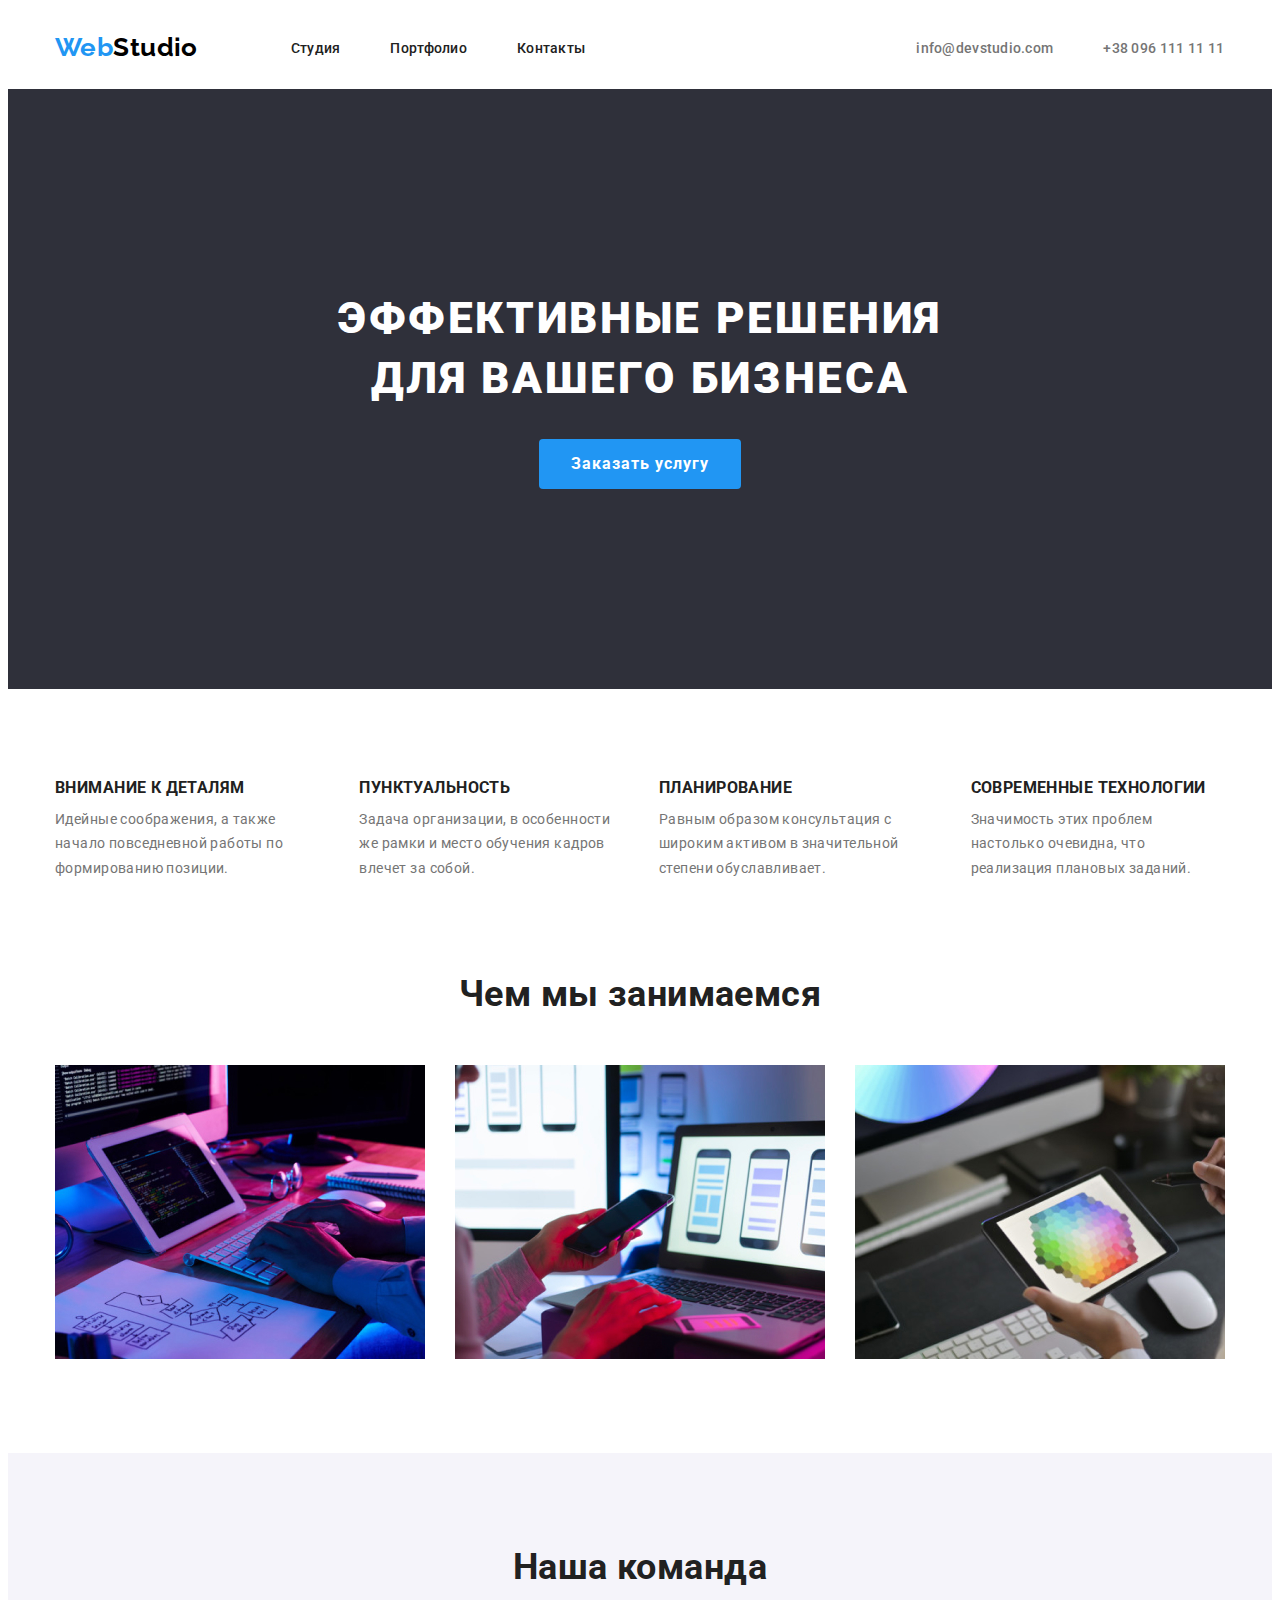
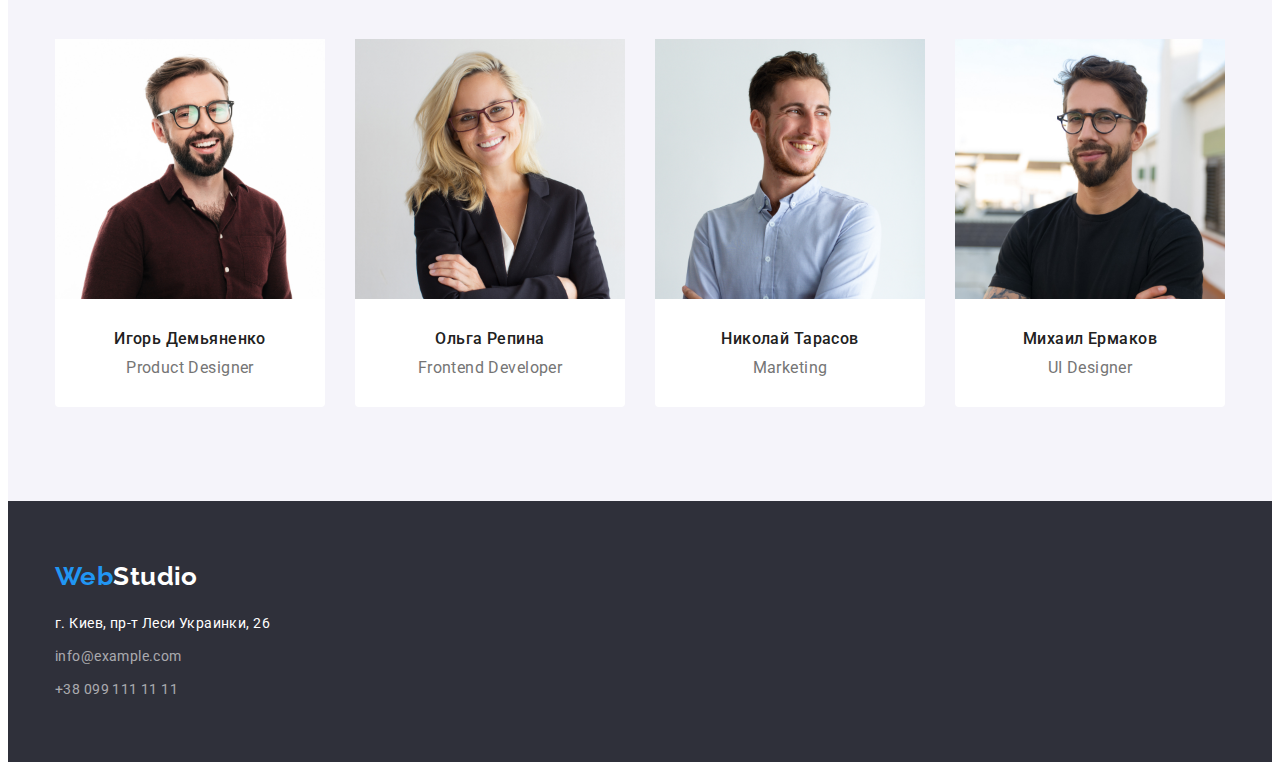
<file: index.html>
<!DOCTYPE html>
<html lang="ru">
<head>
    <link rel="stylesheet" href="https://cdnjs.cloudflare.com/ajax/libs/modern-normalize/1.0.0/modern-normalize.min.css"
      integrity="sha512-ISS7cAi1PEhQ8jnbJpJZMd29NlhNj4AWYyLOSp2CE/CsHxTCu+r+t0D2yoJudVrd0/8fTVPUVDzY5Tvli75u/g=="
      crossorigin="anonymous" />
    <meta charset="UTF-8">
    <meta name="viewport" content="width=device-width, initial-scale=1.0">
    <title>Документ</title>
    <link rel="preconnect" href="https://fonts.gstatic.com">
    <link rel="preconnect" href="https://fonts.gstatic.com">
    <link rel="preconnect" href="https://fonts.gstatic.com">
    <link href="https://fonts.googleapis.com/css2?family=Raleway:wght@700&family=Roboto:wght@400;500;700;900&display=swap"
      rel="stylesheet">
    <link rel="stylesheet" href="./css/style.css">
  </head>
<body>
   <header class="header">
    <div class="container">
    <nav class="nav">
      <a class="logo" href="./index.html"><span class="logo-part-one">Web</span><span class="logo-part-two difference">Studio</span></a>
      <ul class="site-nav">
            <li class="item"><a class="nav-link current" href="./index.html">Студия</a></li>
            <li class="item"><a class="nav-link" href="./portfolio.html">Портфолио</a></li>
            <li class="item"><a class="nav-link" href="">Контакты</a></li>
        </ul>
        </nav>
        <ul class="adress-container">
            <li class="adress"><a class="adress difference" href="mailto:info@devstudio.com">info@devstudio.com</a></li>
            <li class="adress"><a class="adress difference" href="tel:+380991111111">+38 096 111 11 11</a></li>
        </ul>
        </div>
   </header> 
   
   <!-- Hero -->
   <main>
       <section class="hero">
        <div class="container">
           <h1 class="hero-title">Эффективные решения для вашего бизнеса</h1>
   <!-- button --> 
           <button class="button">Заказать услугу</button>
       </div>
          </section>
   <!-- Advantages -->
        <section class="advantages-section">
          <div class="container">
               <ul class="advantages">
                   <li class="item">
                     <h2 class="visually-hidden"></h2>
                    <h3 class="advantages-title">Внимание к деталям</h3>
                      <p class="advantages-text">
                        Идейные соображения, а также начало повседневной работы по формированию позиции.
                      </p>
                   </li>
                   <li class="item">
                    <h3 class="advantages-title">Пунктуальность</h3>
                      <p class="advantages-text">
                        Задача организации, в особенности же рамки и место обучения кадров влечет за собой.                      
                      </p>
                   </li>
                    <li class="item">
                      <h3 class="advantages-title">Планирование</h3>
                        <p class="advantages-text">
                         Равным образом консультация с широким активом в значительной степени обуславливает.
                        </p>
                    </li>
                    <li class="item">
                      <h3 class="advantages-title">Современные технологии</h3>
                        <p class="advantages-text">
                          Значимость этих проблем настолько очевидна, что реализация плановых заданий.
                        </p>
                    </li>
               </ul>
              </div>
        </section>
  <!-- What we do -->
        <section class="features-container">
          <div class="container">
            <h2 class="features-title">Чем мы занимаемся</h2>
             <ul class="features-list">
                 <li class="features-photos">
                     <a href="">
                     <img src="images/img.jpg"
                     alt="laptop on the desk" width="370"/>
                    </a>
                 </li>
                 <li class="features-photos">
                     <a href="">
                     <img src="images/img-2.jpg"
                     alt="a mobile phone in hand" width="370"/>
                    </a>
                 </li>
                 <li class="features-photos">
                     <a href="">
                     <img src="images/img-3.jpg"
                    alt="a tablet in hand" width="370"/>
                    </a>
                 </li>
             </ul>
            </div>
        </section>
 <!-- Our team -->
        <section class="team">
          <div class="container">
            <h2 class="team-title">Наша команда</h2>
              <ul class="team-list">
                  <li class="team-photos">
                    <a href=""><img src="images/img-4.jpg" alt="фото Игоря Демьяненко" width="270"/></a>
                       <div class="caption"><h3 class="team-names">Игорь Демьяненко</h3>
                       <p class="position">Product Designer</p></div>
                  </li>
                  <li class="team-photos">
                    <a href="">
                        <img src="images/img-5.jpg"
                       alt="фото Ольги Репиной" width="270"/>
                    </a>
                    <div class="caption">
                       <h3 class="team-names">Ольга Репина</h3>
                       <p class="position">Frontend Developer</p>
                      </div>
                  </li>
                  <li class="team-photos">
                    <a href="">
                        <img src="images/img-6.jpg"
                        alt="фото Николая Тарасова" width="270"/>
                     </a>
                     <div class="caption">
                       <h3 class="team-names">Николай Тарасов</h3>
                       <p class="position">Marketing</p>
                      </div>
                  </li>
                  <li class="team-photos">
                    <a href="">
                        <img src="images/img-7.jpg"
                        alt="фото Михаила Ермакова" width="270"/>
                    </a>
                    <div class="caption">
                        <h3 class="team-names">Михаил Ермаков</h3>
                        <p class="position">UI Designer</p>
                        </div>
                 </li>
              </ul>
              </div>
        </section>
   </main>
   <footer class="footer">
   <div class="container"> 
     
          <a class="logo-footer" href="./index.html"><span class="logo-part-one-footer">Web</span><span class="logo-part-two-footer difference">Studio</span></a>
     <address class="adress-footer">г. Киев, пр-т Леси Украинки, 26 <br /></address>
     <ul class="footer-list">   
          <li class="adress-bottom"><a class="contacts-footer difference" href="mailto:info@example.com">info@example.com</a> <br /></li>
          <li class="adress-bottom"><a class="contacts-footer difference" href="tel:+380991111111">+38 099 111 11 11</a></li>
     </ul>
        </div>
       
   </footer>
</body>
</html>
</file>
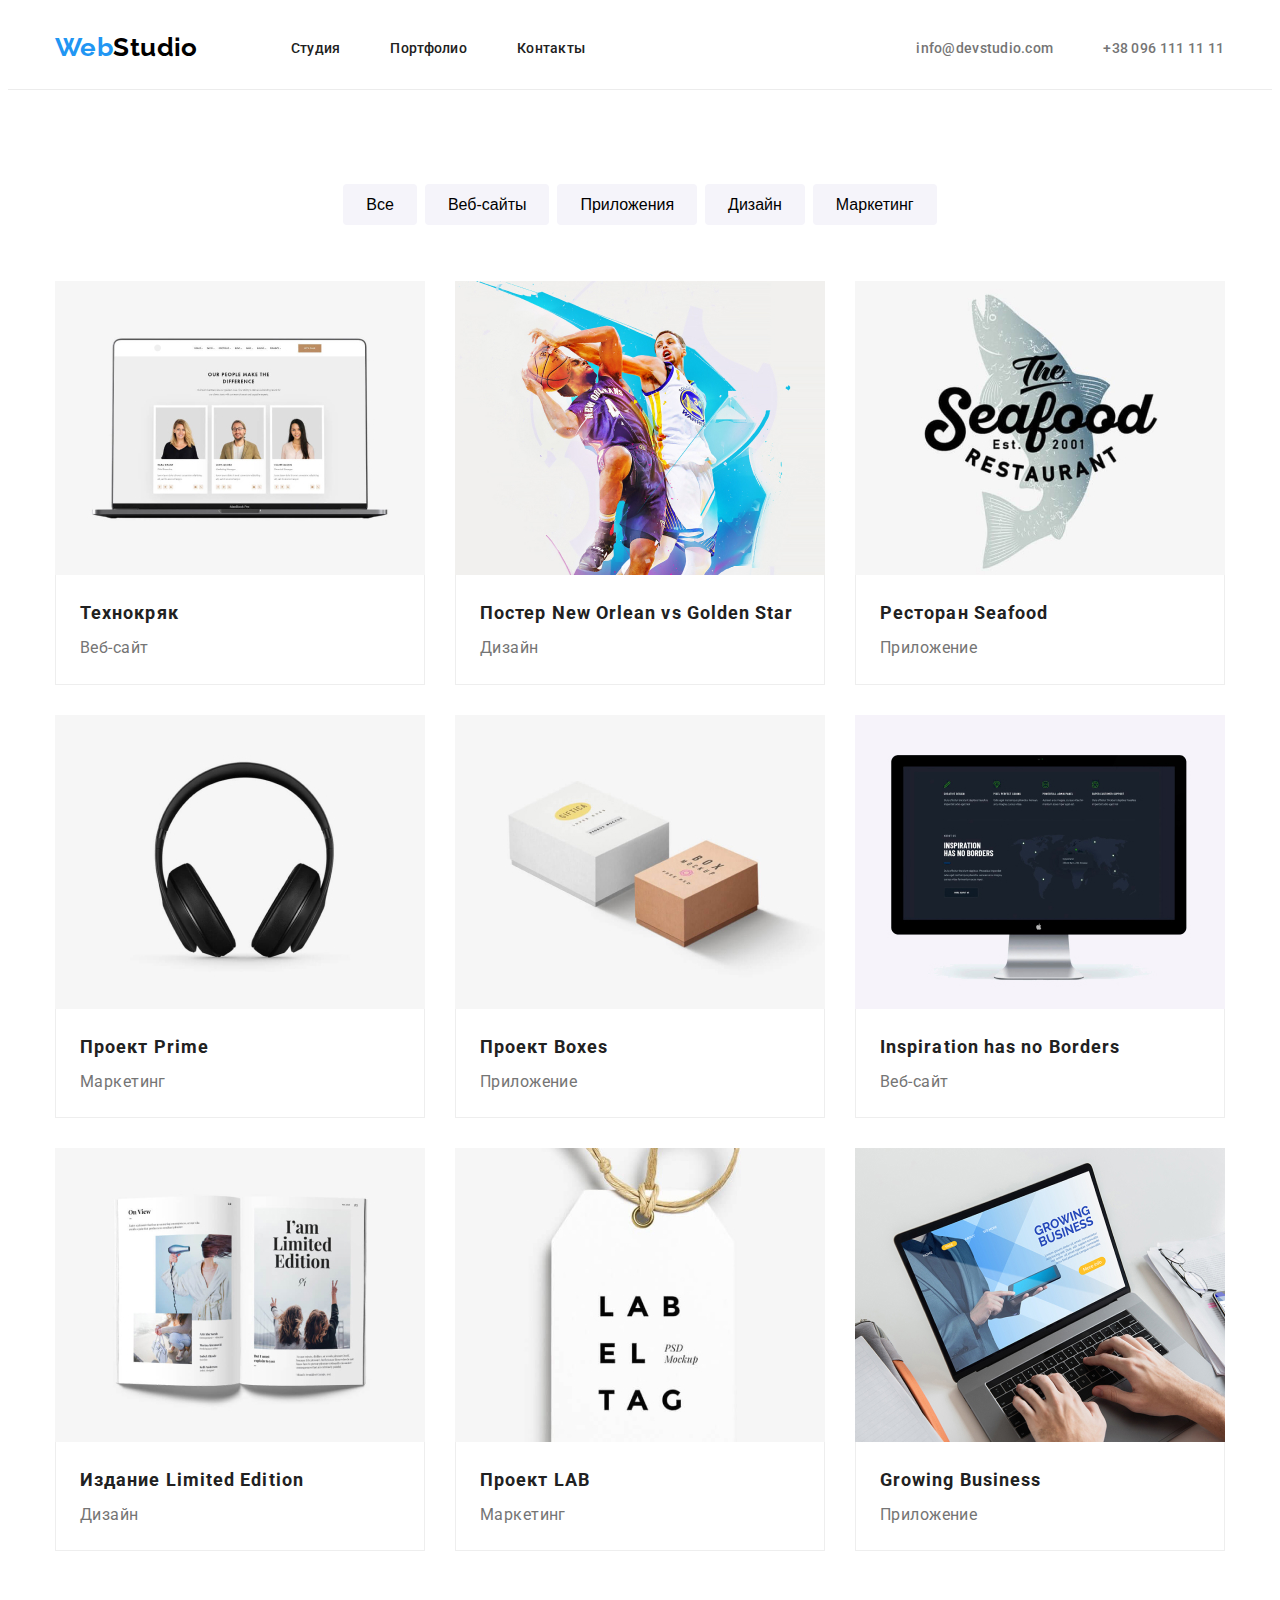
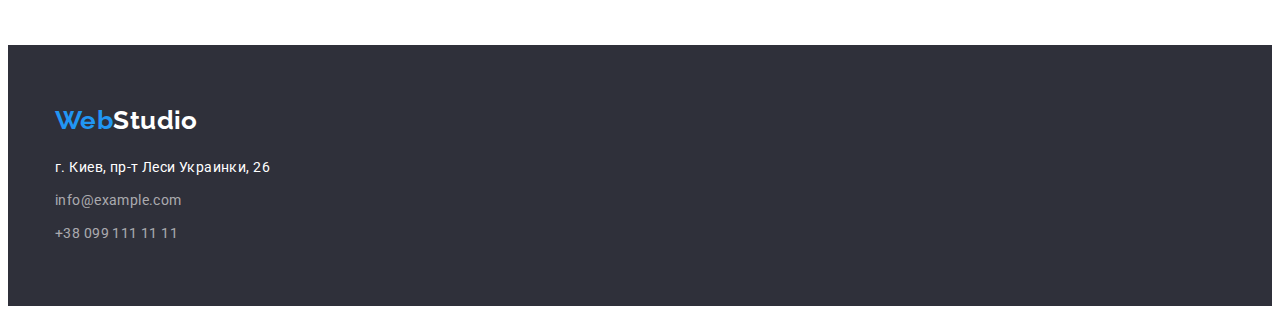
<file: portfolio.html>
<!DOCTYPE html>
<html lang="ru">

<head>
    <link rel="stylesheet" href="https://cdnjs.cloudflare.com/ajax/libs/modern-normalize/1.0.0/modern-normalize.min.css"
        integrity="sha512-ISS7cAi1PEhQ8jnbJpJZMd29NlhNj4AWYyLOSp2CE/CsHxTCu+r+t0D2yoJudVrd0/8fTVPUVDzY5Tvli75u/g=="
        crossorigin="anonymous" />
    <meta charset="UTF-8">
    <meta name="viewport" content="width=device-width, initial-scale=1.0">
    <title>Портфолио</title>
    <link rel="preconnect" href="https://fonts.gstatic.com">
    <link href="https://fonts.googleapis.com/css2?family=Raleway:wght@700&family=Roboto:wght@400;500;700;900&display=swap"
    rel="stylesheet">
    <link rel="stylesheet" href="./css/style.css">
</head>
<body>
<header class="header header-portfolio">
    <div class="container">
    <nav class="nav">
        <a class="logo" href="./index.html"><span class="logo-part-one">Web</span><span
                class="logo-part-two difference">Studio</span></a>
        <ul class="site-nav">
            <li class="item"><a class="nav-link" href="./index.html">Студия</a></li>
            <li class="item"><a class="nav-link current" href="./portfolio.html">Портфолио</a></li>
            <li class="item"><a class="nav-link" href="">Контакты</a></li>
        </ul>
    </nav>
    <ul class="adress-container">
        <li class="adress"><a class="adress difference" href="mailto:info@devstudio.com">info@devstudio.com</a></li>
        <li class="adress"><a class="adress difference" href="tel:+380991111111">+38 096 111 11 11</a></li>
    </ul>
    </div>
</header>
<main>
    <section class="portfolio-section">
        <div class="container">
        <h1 class="visually-hidden"></h1>
        <div class="buttons-container">
          <ul class="buttons">
            <li class="item"><button type="button" class="button-portfolio">Все</button></li>
            <li class="item"><button type="button" class="button-portfolio">Веб-сайты</button></li>
            <li class="item"><button type="button" class="button-portfolio">Приложения</button></li>
            <li class="item"><button type="button" class="button-portfolio">Дизайн</button></li>
            <li class="item"><button type="button" class="button-portfolio">Маркетинг</button></li>
           </ul>
        </div>
            <ul class="portfolio-photos">
                <li class="portfolio-list">
                    <a href="">
                    <img src="images/img-8.jpg" alt="фото макбука" width="370" />
                    </a>
                    <div class="fortfolio-set">
                    <h3 class="portfolio-title">Технокряк</h3>
                    <p class="portfolio-text">Веб-сайт</p>
                    </div>
                </li>
                <li class="portfolio-list">
                    <a href="">
                    <img src="images/img-9.jpg" alt="фото двух спортсменов" width="370" />
                    </a>
                    <div class="fortfolio-set">
                      <h3 class="portfolio-title">Постер New Orlean vs Golden Star</h3>
                      <p class="portfolio-text">Дизайн</p>
                    </div>
                </li>
                <li class="portfolio-list">
                    <a href="">
                    <img src="images/img-10.jpg" alt="постер ресторана Seafood" width="370" />
                    </a>
                    <div class="fortfolio-set">
                    <h3 class="portfolio-title">Ресторан Seafood</h3>
                    <p class="portfolio-text">Приложение</p>
                </div>
                </li>
                <li class="portfolio-list">
                    <a href="">
                    <img src="images/img-11.jpg" alt="фото наушников" width="370" />
                    </a>
                    <div class="fortfolio-set">
                    <h3 class="portfolio-title">Проект Prime</h3>
                    <p class="portfolio-text">Маркетинг</p>
                </div>
                </li>
                <li class="portfolio-list">
                    <a href="">
                    <img src="images/img-12.jpg" alt="фото коробок" width="370" />
                    </a>
                    <div class="fortfolio-set">
                    <h3 class="portfolio-title">Проект Boxes</h3>
                    <p class="portfolio-text">Приложение</p>
                </div>
                </li>
                <li class="portfolio-list">
                    <a href="">
                    <img src="images/img-13.jpg" alt="фото монитора" width="370" />
                    </a>
                    <div class="fortfolio-set">
                    <h3 class="portfolio-title">Inspiration has no Borders</h3>
                    <p class="portfolio-text">Веб-сайт</p>
                </div>
                </li>
                <li class="portfolio-list">
                    <a href="">
                    <img src="images/img-14.jpg" alt="фото разворота журнала" width="370" />
                    </a>
                    <div class="fortfolio-set">
                    <h3 class="portfolio-title">Издание Limited Edition</h3>
                    <p class="portfolio-text">Дизайн</p>
                    </div>
                </li>
                <li class="portfolio-list">
                    <a href="">
                    <img src="images/img-15.jpg" alt="фото белого тега" width="370" />
                    </a>
                    <div class="fortfolio-set">
                    <h3 class="portfolio-title">Проект LAB</h3>
                    <p class="portfolio-text">Маркетинг</p>
                    </div>
                </li>
                <li class="portfolio-list">
                    <a href="">
                    <img src="images/img-16.jpg" alt="фото рук печатающих на ноутбуке" width="370" />
                    </a>
                    <div class="fortfolio-set">
                    <h3 class="portfolio-title">Growing Business</h3>
                    <p class="portfolio-text">Приложение</p>
                    </div>
                </li>
            </ul>
            </div>
        </section>
</main>
<footer class="footer">
    <div class="container">

        <a class="logo-footer" href="./index.html"><span class="logo-part-one-footer">Web</span><span
                class="logo-part-two-footer difference">Studio</span></a>
        <address class="adress-footer">г. Киев, пр-т Леси Украинки, 26 <br /></address>
        <ul class="footer-list">
            <li class="adress-bottom"><a class="contacts-footer difference"
                    href="mailto:info@example.com">info@example.com</a> <br /></li>
            <li class="adress-bottom"><a class="contacts-footer difference" href="tel:+380991111111">+38 099 111 11
                    11</a></li>
        </ul>
    </div>

</footer>
</body>
</html>
</file>
<file: css/style.css>
*,
*::before,
*::after {
  box-sizing: border-box;
}

:root {
  --white-color: #ffffff;
  --title-color: #212121;
  --main-text-color: #757575;
  --accent-color: #2196f3;
  --logo-part-two-color: #000000;
  --footer-background-color: #2f303a;
  --button-background: #f5f4fa;
}

a {
  text-decoration: none;
}

ul {
  list-style: none;
  margin: 0px;
  padding: 0px;
}

body {
  font-family: "Roboto", sans-serif;
  font-weight: 400;
  font-size: 14px;
  letter-spacing: 0.03em;
  background-color: var(--white-color);
  color: var(--title-color);
}

img {
  display: block;
  max-width: 100%;
  height: auto;
}

.container {
  width: 1200px;
  margin-left: auto;
  margin-right: auto;
  padding-left: 15px;
  padding-right: 15px;
}

.header > .container {
  display: flex;
  align-items: center;
}

/* logo */

.logo {
  margin: 24px 93px 25px 0px;
  border: 0px;
}

.logo-part-one,
.logo-part-one-footer,
.logo-part-two {
  font-family: "Raleway", sans-serif;
  font-weight: 700;
  font-size: 26px;
  line-height: 1.19;
  color: var(--accent-color);
}

.logo-part-two.difference {
  color: var(--logo-part-two-color);
}

/* nav */

.nav {
  display: inline-block;
  display: flex;
  padding: 0px;
}
.site-nav {
  display: inline-block;
  display: flex;
  margin: 32px 331px 32px 0px;
  padding: 0px;
  border: 0px;
}

.site-nav > .item:not(:last-child) {
  margin-right: 50px;
}

.adress-container {
  display: inline-block;
  display: flex;
  align-items: center;
  margin: 32px 0px 32px 0px;
  padding: 0px;
}

.adress-container > .adress:not(:last-child) {
  margin-right: 50px;
  padding: 0px;
}

.site-nav .nav-link.current {
  color: var(--title-color);
}

.nav-link,
.adress {
  font-weight: 500;
  line-height: 1.14;
  letter-spacing: 0.02em;
  color: var(--title-color);
}

.nav-link:hover,
.nav-link:focus {
  color: var(--accent-color);
}

.adress.difference {
  color: var(--main-text-color);
}
.adress:hover,
.adress:focus {
  color: var(--accent-color);
}
/* hero */

.hero {
  padding-top: 200px;
  padding-bottom: 200px;
  /* height: 600px; */
  background-color: var(--footer-background-color);
}

.hero-title {
  margin-top: 0px;
  margin-bottom: 30px;
  margin-left: 250px;
  margin-right: 250px;

  font-weight: 900;
  font-size: 44px;
  line-height: 1.36;
  text-align: center;
  letter-spacing: 0.06em;
  text-transform: uppercase;
  color: var(--white-color);
}

/* button */

.button {
  display: inline-block;
  display: flex;
  padding: 10px 32px;
  border: none;
  border-radius: 4px;
  margin-left: auto;
  margin-right: auto;
  margin-top: 0px;
  font: inherit;
  cursor: pointer;

  font-weight: 700;
  font-size: 16px;
  line-height: 1.88;
  align-items: center;
  text-align: center;
  letter-spacing: 0.06em;
  color: var(--white-color);
  background-color: var(--accent-color);
}

/* advantages */

.advantages-section {
  padding: 90px 0px 94px;
}

.visually-hidden {
  position: absolute;
  clip: rect (0 0 0 0);
  width: 1px;
  height: 1px;
  margin: -1px;
}

.advantages {
  display: inline-block;
  display: flex;
  padding: 0px;
}

.advantages > .item:not(:last-child) {
  margin-right: 30px;
}

.advantages-title {
  padding: 0px;
  margin-top: 0px;
  margin-bottom: 10px;
  font-weight: 700;
  line-height: 1.14;
  text-transform: uppercase;
}

.advantages-text {
  padding: 0px;
  margin-top: 0px;
  margin-bottom: 0px;
  line-height: 1.72;
  color: var(--main-text-color);
}

/* what we do */
.features-container {
  padding-bottom: 94px;
}

.features-title {
  margin: 0px 0px 50px;
}

.features-list {
  display: inline-block;
  display: flex;
  margin-left: 0px;
  margin-right: 0px;
  padding-bottom: 0px;
}

.features-list > .features-photos:not(:last-child) {
  margin-right: 30px;
}

.features-title,
.team-title {
  font-weight: 700;
  font-size: 36px;
  line-height: 1.16;
  text-align: center;
}

/* team */
.team {
  padding-top: 94px;
  padding-bottom: 94px;
  background-color: var(--button-background);
}

.team-title {
  margin-top: 0px;
  margin-bottom: 50px;
}

.team-list {
  display: inline-block;
  display: flex;
}

.caption {
  width: 270px;
  background-color: var(--white-color);
  margin: 0px;
  padding-top: 30px;
  padding-bottom: 30px;
  border: none;
  border-radius: 0px 0px 4px 4px;
}

.team-list > .team-photos:not(:first-child) {
  margin-left: 30px;
}

.team-names {
  text-align: center;
  margin: 0px 0px 10px 0px;
  font-weight: 500;
  font-size: 16px;
  line-height: 1.19;
}

.position {
  margin: 0px;
  font-size: 16px;
  line-height: 1.19;
  text-align: center;
  color: var(--main-text-color);
}

/* footer */

.footer {
  padding-top: 60px;
  padding-bottom: 60px;
  background-color: var(--footer-background-color);
}

.logo-footer {
  margin: 60px 0px 0px 0px;
  padding: 0px;
}

.logo-part-one-footer,
.logo-part-two-footer {
  font-family: "Raleway", sans-serif;
  font-weight: 700;
  font-size: 26px;
  line-height: 1.19;
  color: var(--accent-color);
}

.logo-part-two-footer.difference {
  color: var(--white-color);
}

.adress-footer {
  margin: 20px 0px 0px 0px;
  padding: 0px;
}

.footer-list {
  padding: 0px;
  margin-top: 9px;
  margin-bottom: 0px;
}

.adress-footer,
.contacts-footer {
  line-height: 1.71;
  font-style: inherit;
  color: var(--white-color);
}

.adress-bottom {
  margin: 0px 0px 9px 0px;
  padding: 0px;
}

.adress-bottom:last-child {
  margin-bottom: 0px;
}

.contacts-footer.difference {
  color: rgba(255, 255, 255, 0.6);
}

/* portfolio page */

.header-portfolio {
  border-bottom: 1px solid;
  color: #ececec;
}

.portfolio-section {
  padding-top: 94px;
  padding-bottom: 94px;
}

.buttons-container {
  display: flex;
}

.buttons > .item:not(:last-child) {
  margin-right: 8px;
}

.buttons {
  display: inline-block;
  display: flex;
  margin: 0px;
  margin-left: auto;
  margin-right: auto;
  padding: 0px;
  /* font-weight: 500; */
}

.button-portfolio {
  border: 1px solid transparent;
  border-radius: 4px;
  cursor: pointer;
  padding: 6px 22px;

  /* font-family: inherit; */
  font-weight: 500;
  font-size: 16px;
  line-height: 1.7;
  text-align: center;
  background-color: var(--button-background);
}
.button-portfolio:hover,
.button-portfolio:focus {
  background-color: var(--accent-color);
  color: var(--white-color);
}
/* portfolio photos */

.portfolio-photos {
  display: flex;
  flex-wrap: wrap;
  margin-top: 56px;
}

.portfolio-list {
  margin-left: 30px;
  margin-right: 0px;
}

.portfolio-photos > .portfolio-list:nth-child(3n + 1) {
  margin-left: 0px;
}

.portfolio-photos > .portfolio-list:nth-child(n + 4) {
  margin-top: 30px;
}

.fortfolio-set {
  width: 370px;
  background-color: var(--white-color);
  margin: 0px;
  padding: 20px 0px 20px 24px;
  background: #ffffff;
  border: 1px solid #eeeeee;
  border-top: none;
  box-sizing: border-box;
}

.portfolio-title {
  margin: 0px 0px 2px 0px;
  font-weight: 700;
  font-size: 18px;
  line-height: 2;
  letter-spacing: 0.06em;
}

.portfolio-text {
  margin: 0px;
  font-size: 16px;
  line-height: 1.9;
  color: var(--main-text-color);
}
</file>
